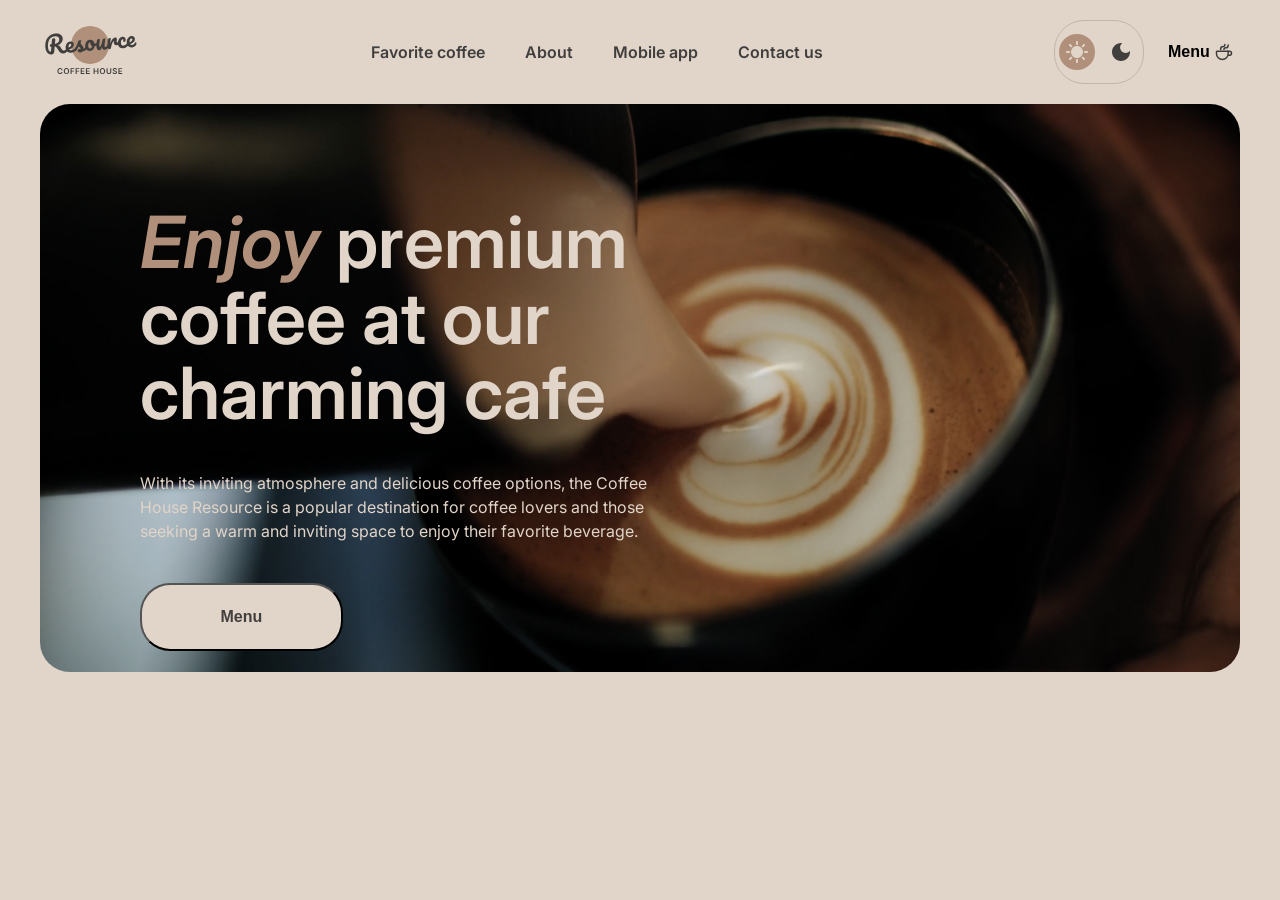
<file: index.html>
<!DOCTYPE html>
<html lang="en">
<head>
  <meta charset="UTF-8">
  <meta name="viewport" content="width=device-width, initial-scale=1.0">
  <title>Coffee House</title>
  <link rel="stylesheet" href="style.css">
  <link rel="icon" href="assets/favicon/icons8-coffee-beans-32.png">
</head>
<body>
  <div class="wrapper">
    <header class="header">
      <div class="container header-container">
        <div class="logo">
          <a href="index.html"><img src="assets/img/logo/logo.svg" class="logo-light" alt="logo light" width="100" height="60"></a>
        </div>
        <div class="header-nav">
          <ul class="header-nav-list">
            <li class="header-nav-item">
              <a class="header-nav-link link" href="#favorite">Favorite coffee</a>
            </li>
            <li class="header-nav-item">
              <a class="header-nav-link link" href="#about">About</a>
            </li>
            <li class="header-nav-item">
              <a class="header-nav-link link" href="#app">Mobile app</a>
            </li>
            <li class="header-nav-item">
              <a class="header-nav-link link" href="#contact">Contact us</a>
            </li>
          </ul>
        </div>
        <div class="header-menu">
          <button class="theme-toggle" id="themeToggle" aria-label="Change the screen theme">
            <img class="sun" src="assets/icons/Sun.svg" alt="light">
            <img class="moon" src="assets/icons/Moon.svg" alt="dark">
          </button>
          <button class="menu-burger button" aria-label="Open the menu">
            Menu
            <img src="assets/icons/coffee-cup.svg" alt="coffee-menu">
          </button>
        </div>
      </div>
    </header>

    <main class="main">
      <div class="container">
        <section class="hero">
          <div class="hero-content">
            <h1 class="heading1 hero-h1-inverse"><span class="heading1-italic hero-span">Enjoy </span>premium<br>coffee at our<br>charming cafe</h1>
            <p class="hero-text text-16">With its inviting atmosphere and delicious coffee options, the Coffee<br>House Resource is a popular destination for coffee lovers and those<br>seeking a warm and inviting space to enjoy their favorite beverage.</p>
            <button class="menu-button button" aria-label="menu">
              <a href="menu.html"></a>Menu</button>
          </div>
          <div class="hero-empty"></div>
        </section>
        <section id="favorite"></section>
        <section id="about"></section>
        <section id="app"></section>
        <section id="contact"></section>
      </div>
    </main>

    <footer class="footer">
      <div class="container">
      </div>
    </footer>
  </div>
</body>
</html>
</file>
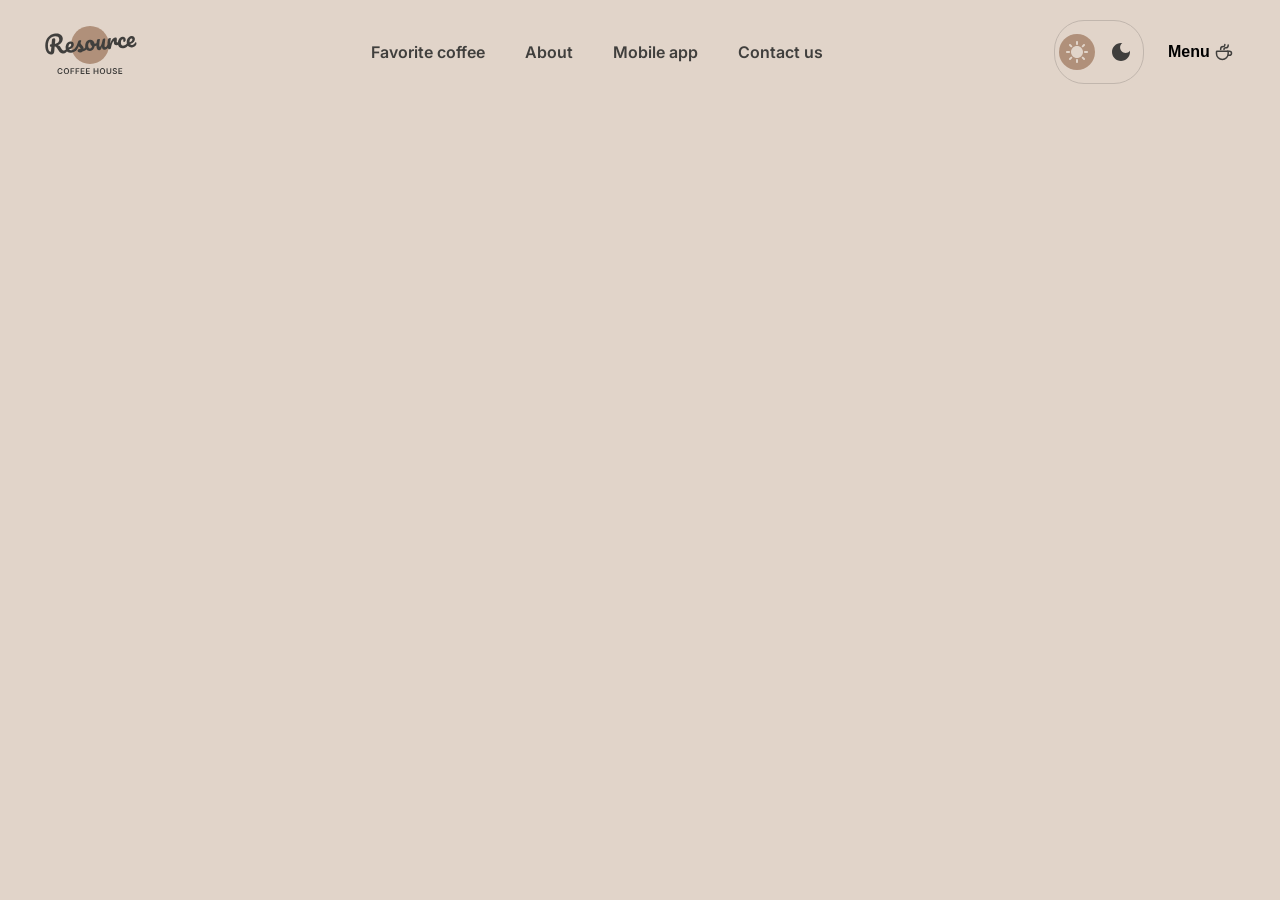
<file: menu.html>
<!DOCTYPE html>
<html lang="en">
<head>
  <meta charset="UTF-8">
  <meta name="viewport" content="width=device-width, initial-scale=1.0">
  <title>Catalog</title>
  <link rel="stylesheet" href="style.css">
  <link rel="icon" href="assets/favicon/icons8-coffee-beans-32.png">
</head>
<body>
  <div class="wrapper">
    <header class="header">
      <div class="container header-container">
        <div class="logo">
          <a href="index.html"><img src="assets/img/logo/logo.svg" class="logo-light" alt="logo light" width="100" height="60"></a>
        </div>
        <div class="header-nav">
          <ul class="header-nav-list">
            <li class="header-nav-item">
              <a class="header-nav-link link" href="#favorite">Favorite coffee</a>
            </li>
            <li class="header-nav-item">
              <a class="header-nav-link link" href="#about">About</a>
            </li>
            <li class="header-nav-item">
              <a class="header-nav-link link" href="#app">Mobile app</a>
            </li>
            <li class="header-nav-item">
              <a class="header-nav-link link" href="#contact">Contact us</a>
            </li>
          </ul>
        </div>
        <div class="header-menu">
          <button class="theme-toggle" id="themeToggle" aria-label="Change the screen theme">
            <img class="sun" src="assets/icons/Sun.svg" alt="light">
            <img class="moon" src="assets/icons/Moon.svg" alt="dark">
          </button>
          <button class="menu-burger button" aria-label="Open the menu">
            Menu
            <img src="assets/icons/coffee-cup.svg" alt="coffee-menu">
          </button>
        </div>
      </div>
    </header>

    <main class="main">
      <div class="container">
      </div>
    </main>

    <footer class="footer">
      <div class="container">
      </div>
    </footer>
  </div>
</body>
</html>
</file>
<file: style.css>
:root {
  --color-black-800: #403F3D;
  --color-black-900: #292826;
  --color-gray-300: #E1D4C9;
  --color-gray-400: #C1B6AD;
  --color-brown-500: #B0907A;
  --color-brown-900: #665F55;

  /* Light theme */
  --text-primary: var(--color-black-800);
  --text-inverse: var(--color-gray-300);
  --text-accent: var(--color-brown-500);

  --bg-page: var(--color-gray-300);
  --bg-container: var(--color-brown-900);
  --bg-overlay: color-mix(in srgb, var(--color-black-800)80%, transparent);

  --border-primary: var(--color-gray-400);
  --border-inverse: var(--color-brown-900);
}

@font-face {
  font-family: 'Inter Variable';
  src: url('assets/fonts/Inter-VariableFont.ttf') format('truetype');
  font-weight: 400 600;
  font-style: normal;
  font-display: swap; /*change font*/
}

@font-face {
  font-family: 'Inter Variable';
  src: url('assets/fonts/Inter-Italic-VariableFont.ttf') format('truetype');
  font-weight: 400 600;
  font-style: italic;
  font-display: swap;
}

* {
  box-sizing: border-box;
  margin: 0;
  padding: 0;
}

html {
  scroll-behavior: smooth;
}

body {
  width: 100%;
  min-height: 100vh;

  display: flex;
  flex-direction: column;
  align-items: center;
  transition: 0.3s;

  font-family: 'Inter Variable', sans-serif;

  color: var(--text-primary);
  background: var(--bg-page)
}

.wrapper {
  width: 100%;
  max-width: 1440px;
  padding: 20px 40px 40px;
}

.container {
  max-width: 1440px;
  width: 100%;
  margin: 0 auto;
}

.header-container {
  display: flex;
  justify-content: space-between;
}

.header-nav {
  display: flex;
  justify-content: center;
}
.header-nav-list {
  display: flex;
  align-items: center;
  gap: 40px;

  list-style: none;
}

/* Typography */
.heading1 {
  font-size: 72px;
  font-weight: 600;
  line-height: 105%;
}

.heading1-italic,
.heading2-italic {
  font-style: italic;
}

.heading2 {
  font-size: 60px;
  font-weight: 600;
  line-height: 125%;
}

.heading3 {
  font-size: 24px;
  font-weight: 600;
  line-height: 125%;
}

.text-16 {
  font-size: 16px;
  font-weight: 400;
  line-height: 150%;
}

.text-10 {
  font-size: 10px;
  font-weight: 600;
  line-height: 140%;
}

.link,
.button {
  font-size: 16px;
  font-weight: 600;
  line-height: 150%;
}

.burger-link {
  font-size: 32px;
  font-weight: 600;
  line-height: 125%;
}

a {
  color: var(--text-primary);
  text-decoration: none;
}

a:hover {
  text-decoration: underline;
}

.header-menu {
  display: flex;
  justify-content: center;
  gap: 24px;
}

.theme-toggle {
  border: 1px solid var(--border-primary);
  border-radius: 30px;

  display: flex;
  align-items: center;
  justify-content: center;
  gap: 8px;
  padding: 4px;

  cursor: pointer;

  background-color: var(--bg-page);
}

.sun,
.moon {
  width: 36px;
  height: 36px;
}

.menu-burger {
  width: 72px;

  display: flex;
  align-items: center;
  gap: 4px;
  padding: 8px 0;

  border: none;

  cursor: pointer;

  background-color: var(--bg-page);
}

.main {
  padding-top: 20px;
}

.section {
  display: flex;
  flex-direction: column;
}

.hero {
  background-image: url('assets/img/img-hero.jpg');
  background-size: cover;
  background-position: center;
  background-repeat: no-repeat;

  width: 100%;
  aspect-ratio: 1360 / 644;
  border-radius: 30px;
  display: flex;

  padding: 0 100px;
  gap: 100px;
}

.hero-content,
.hero-empty {
  display: flex;
  flex-direction: column;
  align-items: start;
  gap: 40px;

  padding: 100px 0;
}

.hero-h1-inverse {
  color: var(--text-inverse);
}
.hero-span {
  color: var(--text-accent);
}

.hero-text {
  color: var(--text-inverse);
}

.menu-button {
  background-color: var(--bg-page);
  color: var(--text-primary);

  display: flex;
  justify-content: center;
  padding: 20px 0;

  width: 40%;

  border-radius: 30px;
}
</file>
